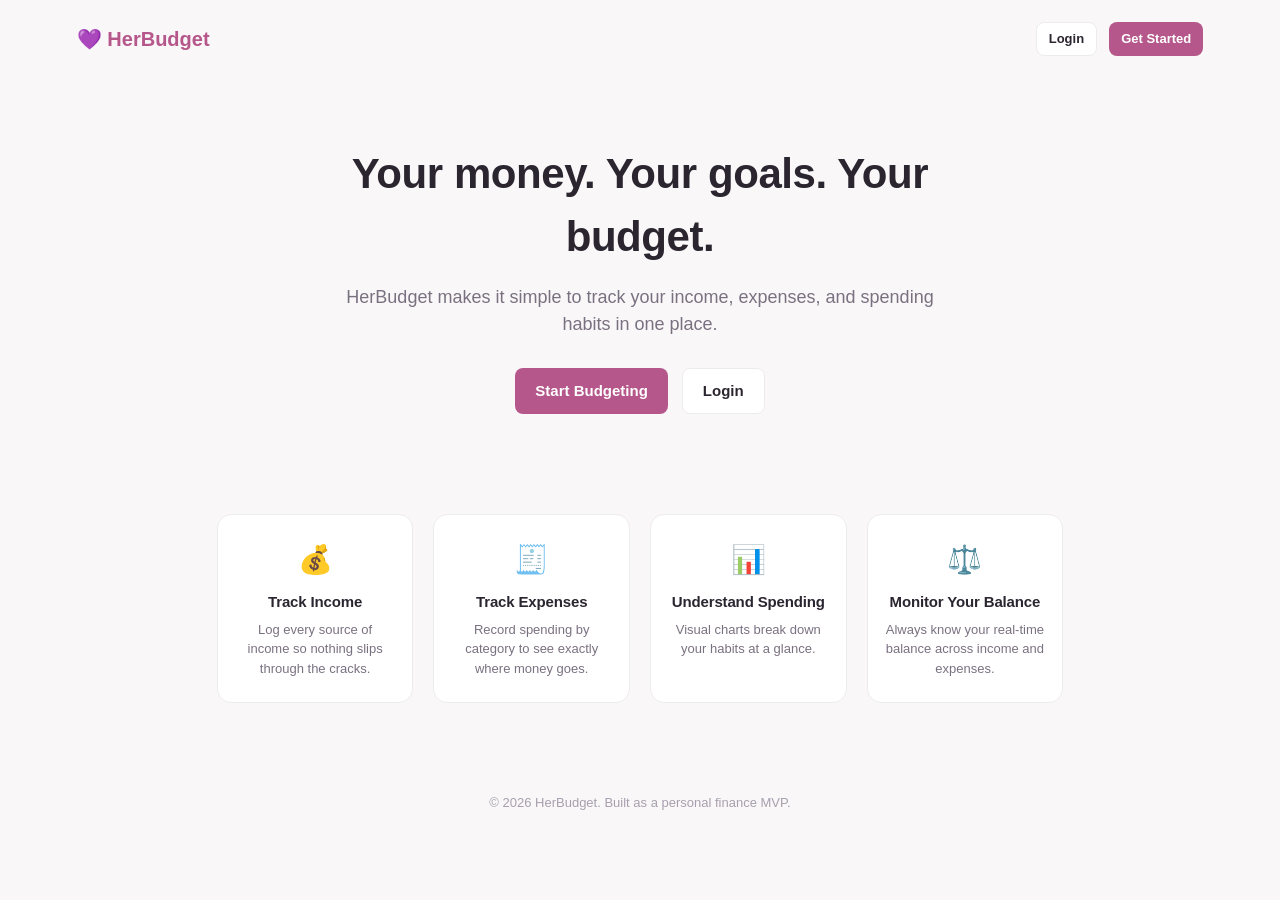
<file: frontend/index.html>
<!DOCTYPE html>
<html lang="en">
<head>
  <meta charset="UTF-8" />
  <meta name="viewport" content="width=device-width, initial-scale=1.0" />
  <title>HerBudget — Take control of your money</title>
  <link rel="stylesheet" href="css/style.css" />
  <link rel="stylesheet" href="css/auth.css" />
</head>
<body>
  <header class="landing-nav">
    <div class="brand">💜 HerBudget</div>
    <nav class="nav-actions">
      <a href="login.html" class="btn btn-secondary btn-sm">Login</a>
      <a href="register.html" class="btn btn-primary btn-sm">Get Started</a>
    </nav>
  </header>

  <main>
    <section class="hero">
      <h1>Your money. Your goals. Your budget.</h1>
      <p>
        HerBudget makes it simple to track your income, expenses, and
        spending habits in one place.
      </p>
      <div class="hero-actions">
        <a href="register.html" class="btn btn-primary">Start Budgeting</a>
        <a href="login.html" class="btn btn-secondary">Login</a>
      </div>
    </section>

    <section class="features">
      <div class="feature-card">
        <div class="feature-icon">💰</div>
        <h4>Track Income</h4>
        <p>Log every source of income so nothing slips through the cracks.</p>
      </div>
      <div class="feature-card">
        <div class="feature-icon">🧾</div>
        <h4>Track Expenses</h4>
        <p>Record spending by category to see exactly where money goes.</p>
      </div>
      <div class="feature-card">
        <div class="feature-icon">📊</div>
        <h4>Understand Spending</h4>
        <p>Visual charts break down your habits at a glance.</p>
      </div>
      <div class="feature-card">
        <div class="feature-icon">⚖️</div>
        <h4>Monitor Your Balance</h4>
        <p>Always know your real-time balance across income and expenses.</p>
      </div>
    </section>
  </main>

  <footer class="landing-footer">
    &copy; 2026 HerBudget. Built as a personal finance MVP.
  </footer>

  <script src="js/api.js"></script>
  <script>
    redirectIfLoggedIn();
  </script>
</body>
</html>
</file>
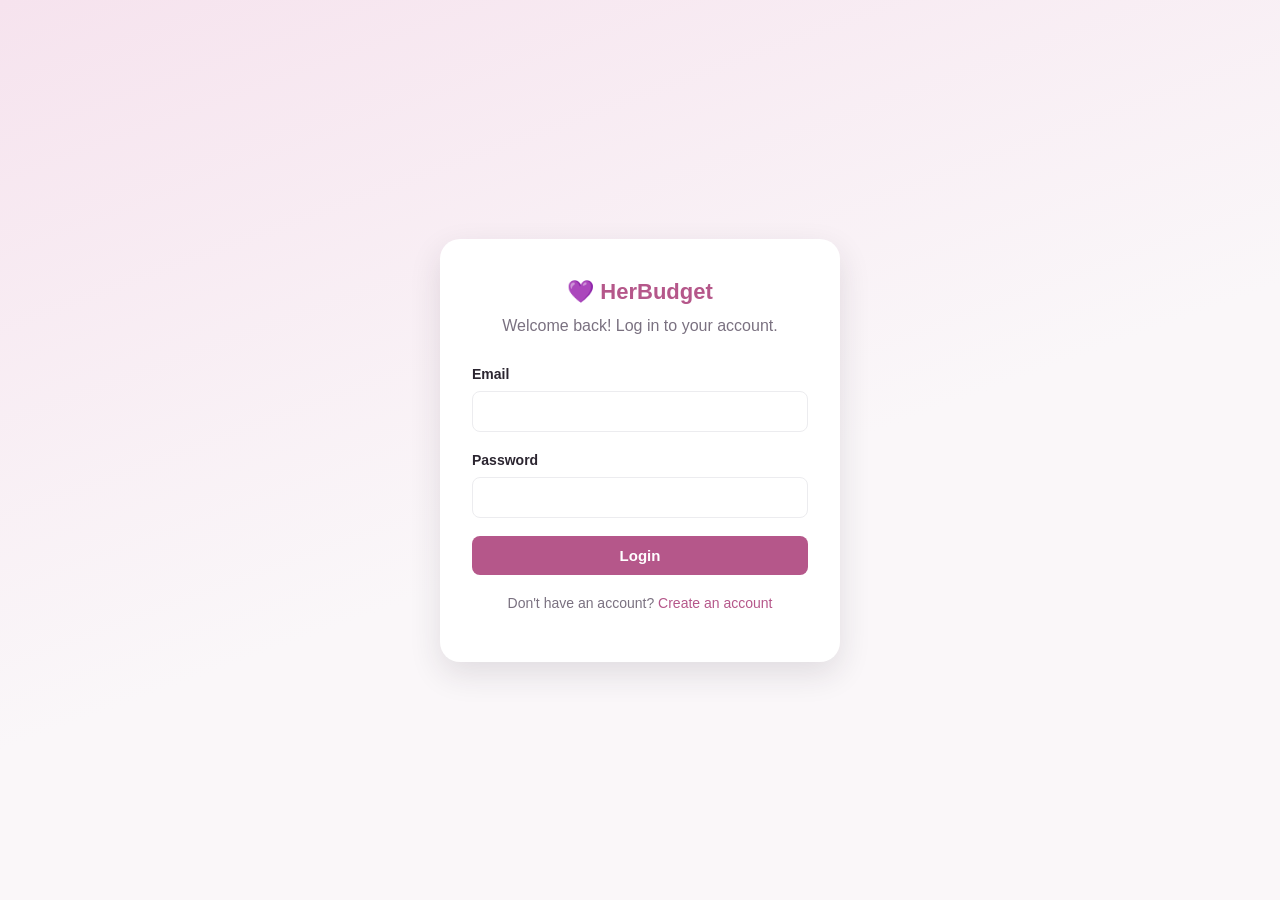
<file: frontend/categories.html>
<!DOCTYPE html>
<html lang="en">
<head>
  <meta charset="UTF-8" />
  <meta name="viewport" content="width=device-width, initial-scale=1.0" />
  <title>Categories — HerBudget</title>
  <link rel="stylesheet" href="css/style.css" />
</head>
<body>
  <div class="app-shell">
    <header class="app-header">
      <div class="flex items-center gap-8">
        <button class="hamburger" id="hamburger-btn" aria-label="Toggle navigation">&#9776;</button>
        <div class="brand">💜 HerBudget</div>
      </div>
      <div class="header-right">
        <span class="header-user" id="header-user-name"></span>
        <button class="btn btn-secondary btn-sm" id="logout-btn">Logout</button>
      </div>
    </header>

    <div class="app-body">
      <aside class="sidebar">
        <nav>
          <a href="dashboard.html">🏠 Dashboard</a>
          <a href="transactions.html">💳 Transactions</a>
          <a href="categories.html">🏷️ Categories</a>
          <a href="settings.html">⚙️ Settings</a>
        </nav>
      </aside>

      <main class="main-content">
        <div class="toolbar">
          <div>
            <h1>Categories</h1>
            <p class="mb-0">Organize your income and expenses.</p>
          </div>
          <button class="btn btn-primary" id="add-category-btn">+ Add Category</button>
        </div>

        <div class="card">
          <div id="categories-table-wrap">
            <div class="loading-text"><span class="spinner spinner-dark"></span> Loading categories...</div>
          </div>
        </div>
      </main>
    </div>
  </div>

  <!-- Add / Edit Category Modal -->
  <div class="modal-overlay" id="category-modal-overlay">
    <div class="modal">
      <div class="modal-header">
        <h3 class="mt-0 mb-0" id="category-modal-title">Add Category</h3>
        <button class="modal-close" id="close-category-modal">&times;</button>
      </div>

      <form id="category-form" novalidate>
        <input type="hidden" id="category-id" />

        <div class="field" id="field-category-name">
          <label for="category-name">Category Name</label>
          <input type="text" id="category-name" maxlength="80" required />
          <div class="field-error">Please enter a category name.</div>
        </div>

        <div class="field">
          <label>Type</label>
          <div class="type-toggle" id="category-type-toggle">
            <button type="button" data-type="income">Income</button>
            <button type="button" data-type="expense" class="active">Expense</button>
          </div>
        </div>

        <div class="modal-actions">
          <button type="button" class="btn btn-secondary" id="cancel-category-btn">Cancel</button>
          <button type="submit" class="btn btn-primary" id="save-category-btn">Save</button>
        </div>
      </form>
    </div>
  </div>

  <script src="js/api.js"></script>
  <script src="js/ui.js"></script>
  <script src="js/categories.js"></script>
</body>
</html>
</file>
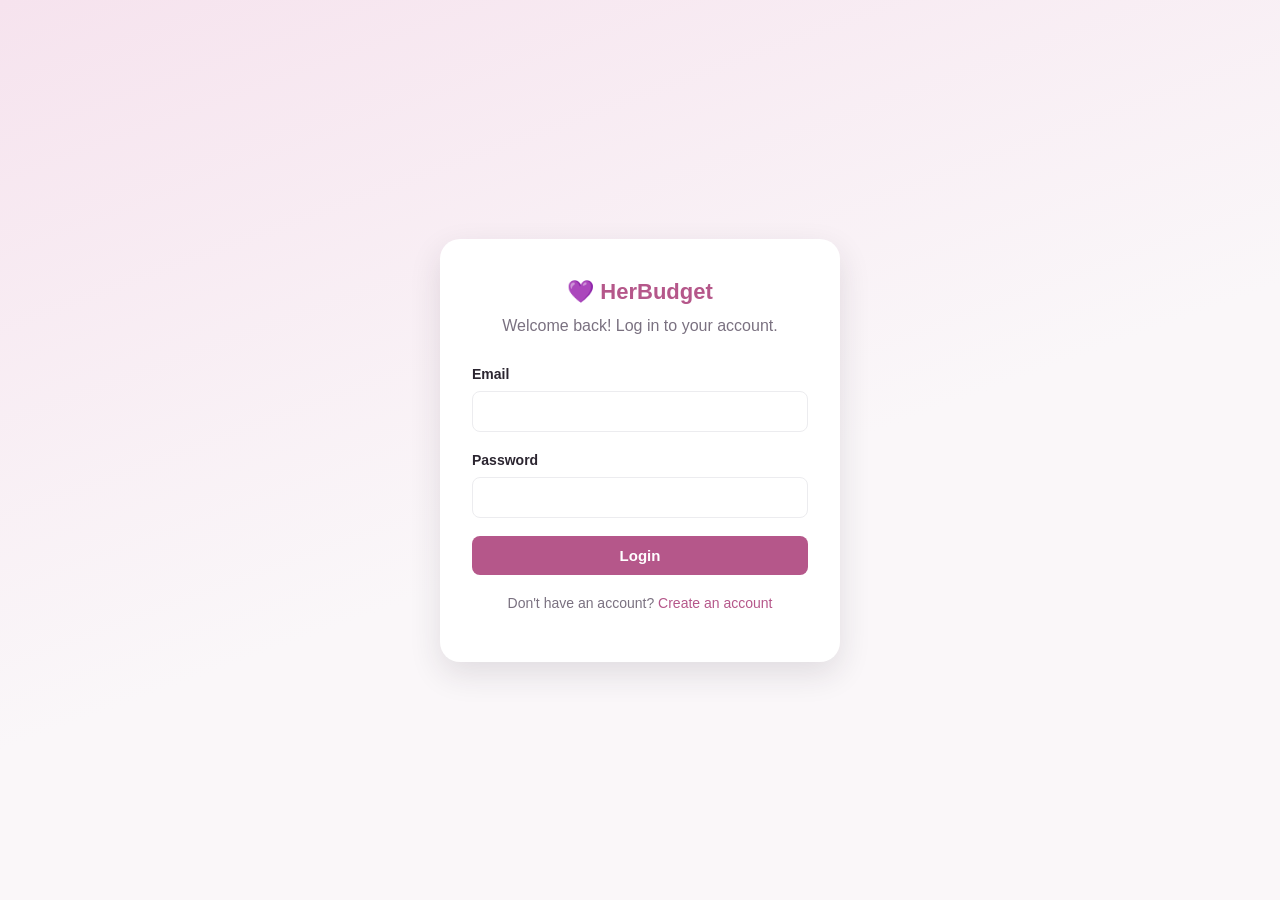
<file: frontend/login.html>
<!DOCTYPE html>
<html lang="en">
<head>
  <meta charset="UTF-8" />
  <meta name="viewport" content="width=device-width, initial-scale=1.0" />
  <title>Login — HerBudget</title>
  <link rel="stylesheet" href="css/style.css" />
  <link rel="stylesheet" href="css/auth.css" />
</head>
<body>
  <div class="auth-page">
    <div class="auth-card">
      <div class="auth-brand">💜 HerBudget</div>
      <p class="auth-subtitle">Welcome back! Log in to your account.</p>

      <form id="login-form" novalidate>
        <div class="field" id="field-email">
          <label for="email">Email</label>
          <input type="email" id="email" name="email" autocomplete="email" required />
          <div class="field-error">Please enter a valid email address.</div>
        </div>

        <div class="field" id="field-password">
          <label for="password">Password</label>
          <input type="password" id="password" name="password" autocomplete="current-password" required />
          <div class="field-error">Please enter your password.</div>
        </div>

        <button type="submit" class="btn btn-primary btn-block" id="submit-btn">
          Login
        </button>
      </form>

      <p class="auth-footer text-muted">
        Don't have an account? <a href="register.html">Create an account</a>
      </p>
    </div>
  </div>

  <script src="js/api.js"></script>
  <script src="js/ui.js"></script>
  <script src="js/auth.js"></script>
</body>
</html>
</file>
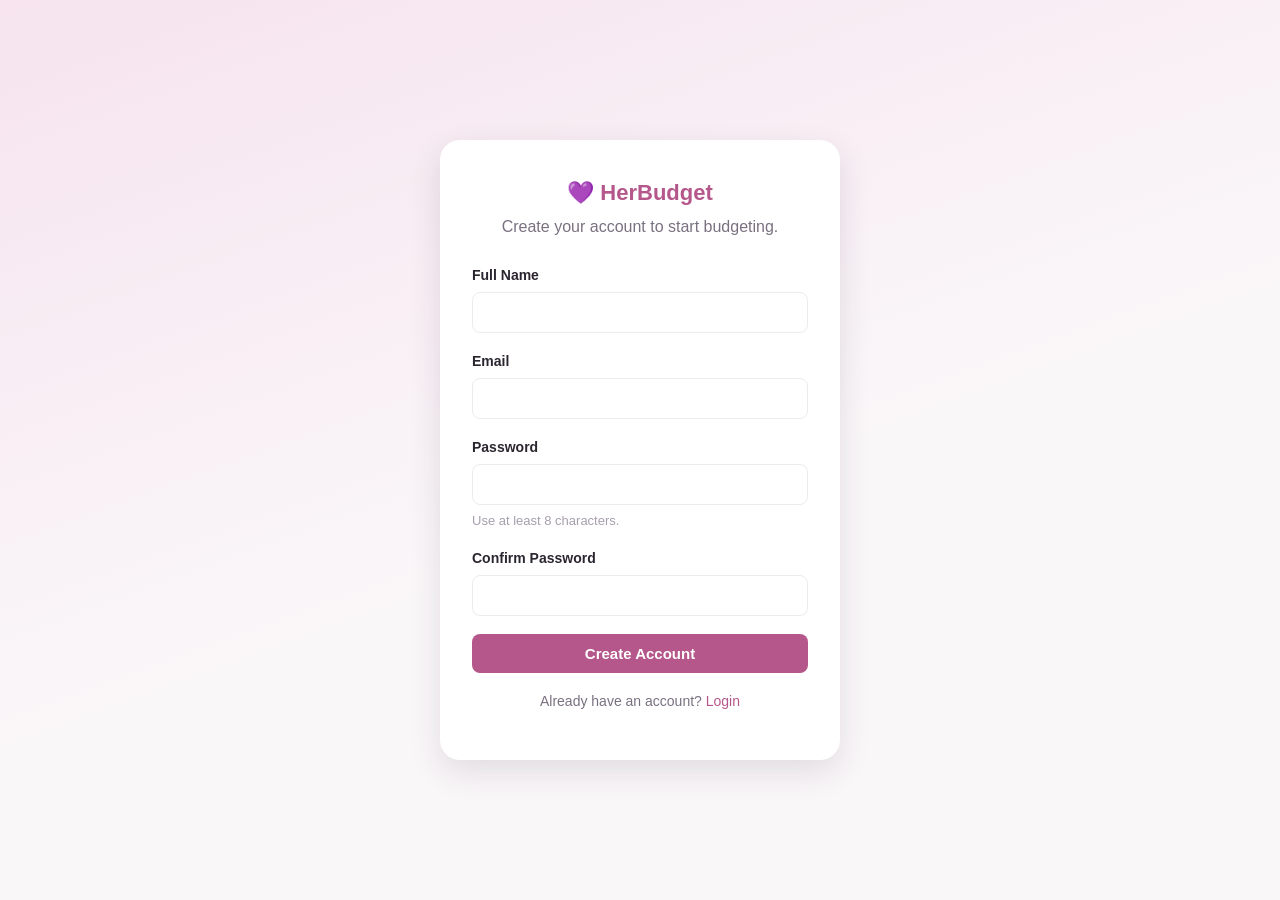
<file: frontend/register.html>
<!DOCTYPE html>
<html lang="en">
<head>
  <meta charset="UTF-8" />
  <meta name="viewport" content="width=device-width, initial-scale=1.0" />
  <title>Create an account — HerBudget</title>
  <link rel="stylesheet" href="css/style.css" />
  <link rel="stylesheet" href="css/auth.css" />
</head>
<body>
  <div class="auth-page">
    <div class="auth-card">
      <div class="auth-brand">💜 HerBudget</div>
      <p class="auth-subtitle">Create your account to start budgeting.</p>

      <form id="register-form" novalidate>
        <div class="field" id="field-name">
          <label for="name">Full Name</label>
          <input type="text" id="name" name="name" autocomplete="name" required />
          <div class="field-error">Please enter your name.</div>
        </div>

        <div class="field" id="field-email">
          <label for="email">Email</label>
          <input type="email" id="email" name="email" autocomplete="email" required />
          <div class="field-error">Please enter a valid email address.</div>
        </div>

        <div class="field" id="field-password">
          <label for="password">Password</label>
          <input type="password" id="password" name="password" autocomplete="new-password" required />
          <div class="field-error">Password must be at least 8 characters.</div>
          <div class="field-hint">Use at least 8 characters.</div>
        </div>

        <div class="field" id="field-confirm-password">
          <label for="confirm-password">Confirm Password</label>
          <input type="password" id="confirm-password" name="confirm-password" autocomplete="new-password" required />
          <div class="field-error">Passwords do not match.</div>
        </div>

        <button type="submit" class="btn btn-primary btn-block" id="submit-btn">
          Create Account
        </button>
      </form>

      <p class="auth-footer text-muted">
        Already have an account? <a href="login.html">Login</a>
      </p>
    </div>
  </div>

  <script src="js/api.js"></script>
  <script src="js/ui.js"></script>
  <script src="js/auth.js"></script>
</body>
</html>
</file>
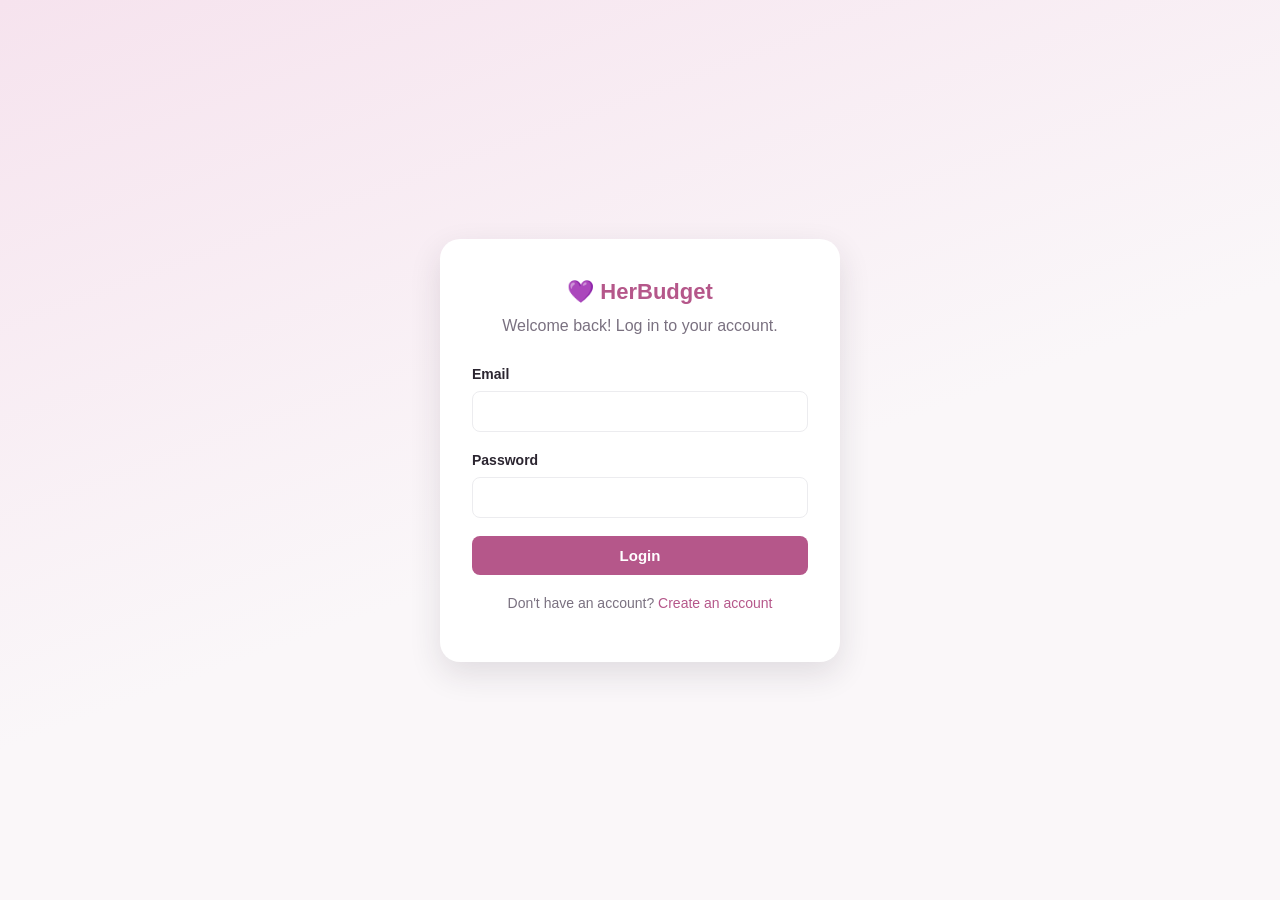
<file: frontend/settings.html>
<!DOCTYPE html>
<html lang="en">
<head>
  <meta charset="UTF-8" />
  <meta name="viewport" content="width=device-width, initial-scale=1.0" />
  <title>Settings — HerBudget</title>
  <link rel="stylesheet" href="css/style.css" />
</head>
<body>
  <div class="app-shell">
    <header class="app-header">
      <div class="flex items-center gap-8">
        <button class="hamburger" id="hamburger-btn" aria-label="Toggle navigation">&#9776;</button>
        <div class="brand">💜 HerBudget</div>
      </div>
      <div class="header-right">
        <span class="header-user" id="header-user-name"></span>
        <button class="btn btn-secondary btn-sm" id="logout-btn">Logout</button>
      </div>
    </header>

    <div class="app-body">
      <aside class="sidebar">
        <nav>
          <a href="dashboard.html">🏠 Dashboard</a>
          <a href="transactions.html">💳 Transactions</a>
          <a href="categories.html">🏷️ Categories</a>
          <a href="settings.html">⚙️ Settings</a>
        </nav>
      </aside>

      <main class="main-content" style="max-width: 560px;">
        <h1>Settings</h1>
        <p>Manage your profile.</p>

        <div class="card" style="margin-bottom: 20px;">
          <h3 style="margin-top:0;">Profile</h3>
          <form id="profile-form" novalidate>
            <div class="field">
              <label for="profile-name">Name</label>
              <input type="text" id="profile-name" required />
            </div>
            <div class="field">
              <label for="profile-email">Email</label>
              <input type="email" id="profile-email" disabled />
              <div class="field-hint">Email cannot be changed in this MVP.</div>
            </div>
            <button type="submit" class="btn btn-primary" id="save-profile-btn">Save Changes</button>
          </form>
        </div>

        <div class="card">
          <h3 style="margin-top:0;">Change Password</h3>
          <form id="password-form" novalidate>
            <div class="field" id="field-current-password">
              <label for="current-password">Current Password</label>
              <input type="password" id="current-password" required />
              <div class="field-error">Please enter your current password.</div>
            </div>
            <div class="field" id="field-new-password">
              <label for="new-password">New Password</label>
              <input type="password" id="new-password" required />
              <div class="field-error">New password must be at least 8 characters.</div>
            </div>
            <button type="submit" class="btn btn-primary" id="save-password-btn">Update Password</button>
          </form>
        </div>
      </main>
    </div>
  </div>

  <script src="js/api.js"></script>
  <script src="js/ui.js"></script>
  <script src="js/settings.js"></script>
</body>
</html>
</file>
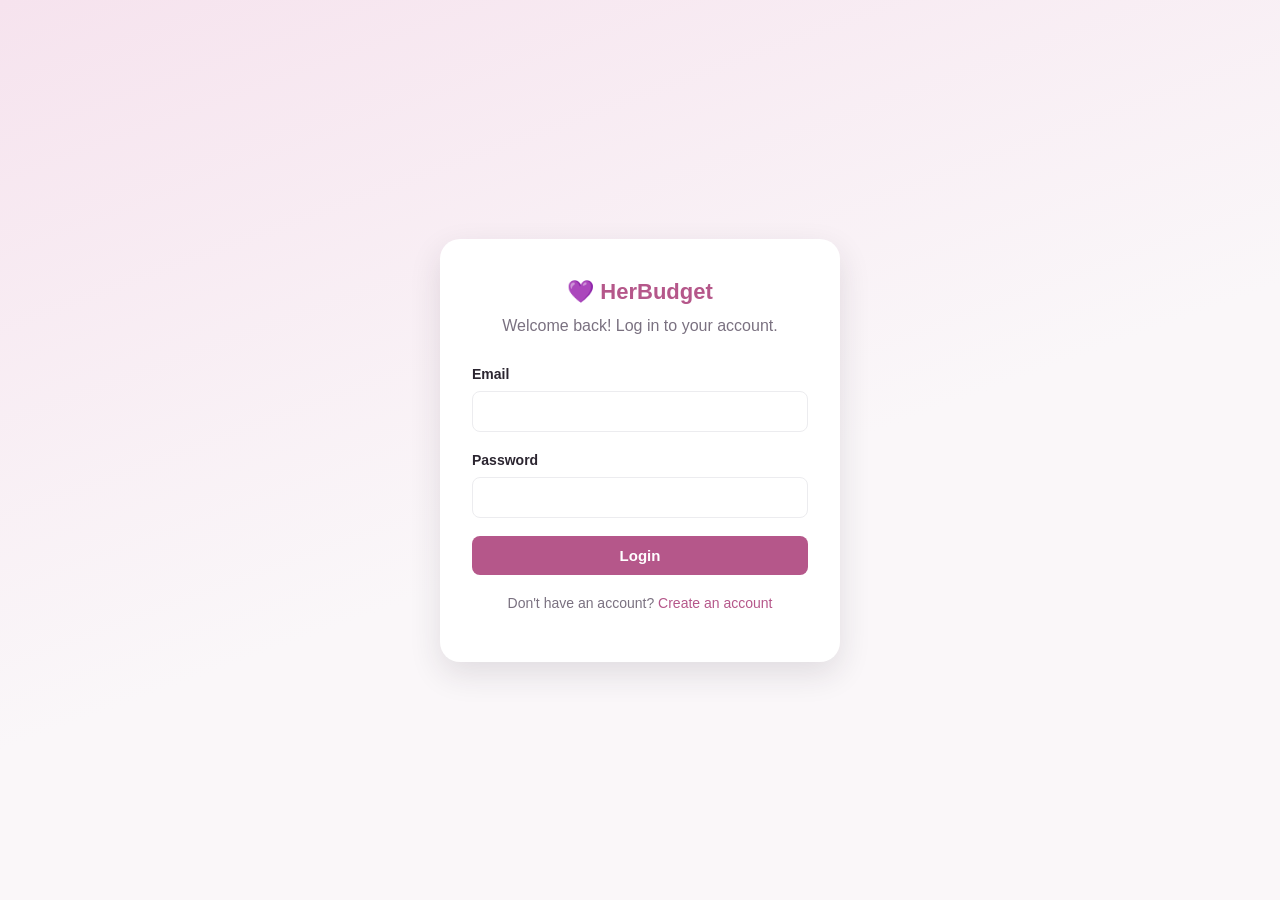
<file: frontend/transactions.html>
<!DOCTYPE html>
<html lang="en">
<head>
  <meta charset="UTF-8" />
  <meta name="viewport" content="width=device-width, initial-scale=1.0" />
  <title>Transactions — HerBudget</title>
  <link rel="stylesheet" href="css/style.css" />
</head>
<body>
  <div class="app-shell">
    <header class="app-header">
      <div class="flex items-center gap-8">
        <button class="hamburger" id="hamburger-btn" aria-label="Toggle navigation">&#9776;</button>
        <div class="brand">💜 HerBudget</div>
      </div>
      <div class="header-right">
        <span class="header-user" id="header-user-name"></span>
        <button class="btn btn-secondary btn-sm" id="logout-btn">Logout</button>
      </div>
    </header>

    <div class="app-body">
      <aside class="sidebar">
        <nav>
          <a href="dashboard.html">🏠 Dashboard</a>
          <a href="transactions.html">💳 Transactions</a>
          <a href="categories.html">🏷️ Categories</a>
          <a href="settings.html">⚙️ Settings</a>
        </nav>
      </aside>

      <main class="main-content">
        <div class="toolbar">
          <div>
            <h1>Transactions</h1>
            <p class="mb-0">Manage your income and expenses.</p>
          </div>
          <button class="btn btn-primary" id="add-transaction-btn">+ Add Transaction</button>
        </div>

        <div class="filters-bar">
          <div class="field">
            <label for="filter-type">Type</label>
            <select id="filter-type">
              <option value="">All</option>
              <option value="income">Income</option>
              <option value="expense">Expense</option>
            </select>
          </div>
          <div class="field">
            <label for="filter-category">Category</label>
            <select id="filter-category">
              <option value="">All categories</option>
            </select>
          </div>
          <div class="field">
            <label for="filter-start-date">From</label>
            <input type="date" id="filter-start-date" />
          </div>
          <div class="field">
            <label for="filter-end-date">To</label>
            <input type="date" id="filter-end-date" />
          </div>
          <div class="field" style="min-width: 200px;">
            <label for="filter-search">Search description</label>
            <input type="text" id="filter-search" placeholder="e.g. groceries" />
          </div>
          <button class="btn btn-secondary" id="clear-filters-btn">Clear Filters</button>
        </div>

        <div class="card">
          <div id="transactions-table-wrap">
            <div class="loading-text"><span class="spinner spinner-dark"></span> Loading transactions...</div>
          </div>

          <div class="toolbar" id="pagination-wrap" style="margin-top: 16px; margin-bottom: 0; display: none;">
            <button class="btn btn-secondary btn-sm" id="prev-page-btn">&larr; Previous</button>
            <span class="text-muted" id="pagination-label"></span>
            <button class="btn btn-secondary btn-sm" id="next-page-btn">Next &rarr;</button>
          </div>
        </div>
      </main>
    </div>
  </div>

  <!-- Add / Edit Transaction Modal -->
  <div class="modal-overlay" id="transaction-modal-overlay">
    <div class="modal">
      <div class="modal-header">
        <h3 class="mt-0 mb-0" id="transaction-modal-title">Add Transaction</h3>
        <button class="modal-close" id="close-transaction-modal">&times;</button>
      </div>

      <form id="transaction-form" novalidate>
        <input type="hidden" id="transaction-id" />

        <div class="field">
          <label>Transaction Type</label>
          <div class="type-toggle" id="type-toggle">
            <button type="button" data-type="income">Income</button>
            <button type="button" data-type="expense" class="active">Expense</button>
          </div>
        </div>

        <div class="field" id="field-amount">
          <label for="amount">Amount (GH₵)</label>
          <input type="number" id="amount" step="0.01" min="0.01" required />
          <div class="field-error">Amount must be greater than 0.</div>
        </div>

        <div class="field" id="field-category">
          <label for="category">Category</label>
          <select id="category" required></select>
          <div class="field-error">Please choose a category.</div>
        </div>

        <div class="field">
          <label for="description">Description</label>
          <input type="text" id="description" placeholder="e.g. Groceries" maxlength="500" />
        </div>

        <div class="field" id="field-date">
          <label for="transaction-date">Date</label>
          <input type="date" id="transaction-date" required />
          <div class="field-error">Please select a date.</div>
        </div>

        <div class="modal-actions">
          <button type="button" class="btn btn-secondary" id="cancel-transaction-btn">Cancel</button>
          <button type="submit" class="btn btn-primary" id="save-transaction-btn">Save</button>
        </div>
      </form>
    </div>
  </div>

  <script src="js/api.js"></script>
  <script src="js/ui.js"></script>
  <script src="js/transactions.js"></script>
</body>
</html>
</file>
<file: frontend/css/style.css>
/* ==========================================================================
   HerBudget — Shared design system
   Clean, minimal, friendly, feminine-but-professional finance app styling.
   ========================================================================== */

:root {
  --color-primary: #b5578a;
  --color-primary-dark: #963d6d;
  --color-primary-light: #f6e3ee;
  --color-accent: #7c6fd6;

  --color-income: #2f9e6e;
  --color-income-bg: #e6f6ef;
  --color-expense: #d1495b;
  --color-expense-bg: #fbe9ea;

  --color-bg: #faf7f9;
  --color-surface: #ffffff;
  --color-border: #ececef;

  --color-text: #2b2530;
  --color-text-muted: #7a7180;
  --color-text-faint: #a79fad;

  --radius-sm: 8px;
  --radius-md: 14px;
  --radius-lg: 20px;

  --shadow-sm: 0 1px 3px rgba(43, 37, 48, 0.06);
  --shadow-md: 0 4px 16px rgba(43, 37, 48, 0.08);
  --shadow-lg: 0 12px 32px rgba(43, 37, 48, 0.12);

  --sidebar-width: 240px;
  --header-height: 64px;

  --font-family: "Segoe UI", -apple-system, BlinkMacSystemFont, Roboto, sans-serif;
}

* {
  box-sizing: border-box;
}

html, body {
  margin: 0;
  padding: 0;
}

body {
  font-family: var(--font-family);
  background: var(--color-bg);
  color: var(--color-text);
  line-height: 1.5;
  -webkit-font-smoothing: antialiased;
}

h1, h2, h3, h4 {
  margin: 0 0 8px 0;
  font-weight: 700;
  letter-spacing: -0.01em;
}

p {
  margin: 0 0 12px 0;
  color: var(--color-text-muted);
}

a {
  color: var(--color-primary);
  text-decoration: none;
}
a:hover {
  text-decoration: underline;
}

button, input, select, textarea {
  font-family: inherit;
  font-size: 15px;
}

/* ---------- Buttons ---------- */
.btn {
  display: inline-flex;
  align-items: center;
  justify-content: center;
  gap: 8px;
  padding: 11px 20px;
  border-radius: var(--radius-sm);
  border: none;
  font-weight: 600;
  font-size: 15px;
  cursor: pointer;
  transition: transform 0.06s ease, box-shadow 0.15s ease, background 0.15s ease;
}
.btn:active {
  transform: translateY(1px);
}
.btn:disabled {
  opacity: 0.6;
  cursor: not-allowed;
}
.btn-primary {
  background: var(--color-primary);
  color: #fff;
}
.btn-primary:hover:not(:disabled) {
  background: var(--color-primary-dark);
}
.btn-secondary {
  background: var(--color-surface);
  color: var(--color-text);
  border: 1px solid var(--color-border);
}
.btn-secondary:hover:not(:disabled) {
  background: #f4f2f4;
}
.btn-danger {
  background: var(--color-expense-bg);
  color: var(--color-expense);
}
.btn-danger:hover:not(:disabled) {
  background: #f6d2d6;
}
.btn-block {
  width: 100%;
}
.btn-sm {
  padding: 6px 12px;
  font-size: 13px;
}

/* ---------- Forms ---------- */
.field {
  margin-bottom: 18px;
}
.field label {
  display: block;
  font-size: 14px;
  font-weight: 600;
  margin-bottom: 6px;
  color: var(--color-text);
}
.field input,
.field select,
.field textarea {
  width: 100%;
  padding: 11px 14px;
  border: 1px solid var(--color-border);
  border-radius: var(--radius-sm);
  background: var(--color-surface);
  color: var(--color-text);
  outline: none;
  transition: border-color 0.15s ease, box-shadow 0.15s ease;
}
.field input:focus,
.field select:focus,
.field textarea:focus {
  border-color: var(--color-primary);
  box-shadow: 0 0 0 3px var(--color-primary-light);
}
.field-error {
  color: var(--color-expense);
  font-size: 13px;
  margin-top: 6px;
  display: none;
}
.field.has-error input,
.field.has-error select {
  border-color: var(--color-expense);
}
.field.has-error .field-error {
  display: block;
}
.field-hint {
  font-size: 13px;
  color: var(--color-text-faint);
  margin-top: 6px;
}

/* ---------- Cards ---------- */
.card {
  background: var(--color-surface);
  border-radius: var(--radius-md);
  box-shadow: var(--shadow-sm);
  border: 1px solid var(--color-border);
  padding: 24px;
}

/* ---------- Toasts ---------- */
#toast-container {
  position: fixed;
  top: 20px;
  right: 20px;
  z-index: 9999;
  display: flex;
  flex-direction: column;
  gap: 10px;
}
.toast {
  min-width: 260px;
  max-width: 360px;
  padding: 14px 18px;
  border-radius: var(--radius-sm);
  box-shadow: var(--shadow-lg);
  font-size: 14px;
  font-weight: 500;
  color: #fff;
  animation: toast-in 0.2s ease;
  display: flex;
  align-items: center;
  gap: 10px;
}
.toast-success { background: var(--color-income); }
.toast-error { background: var(--color-expense); }
.toast-info { background: var(--color-accent); }

@keyframes toast-in {
  from { opacity: 0; transform: translateX(30px); }
  to { opacity: 1; transform: translateX(0); }
}

/* ---------- Loading ---------- */
.spinner {
  width: 18px;
  height: 18px;
  border: 2px solid rgba(255, 255, 255, 0.4);
  border-top-color: #fff;
  border-radius: 50%;
  animation: spin 0.7s linear infinite;
  display: inline-block;
}
.spinner-dark {
  border: 2px solid var(--color-border);
  border-top-color: var(--color-primary);
}
@keyframes spin {
  to { transform: rotate(360deg); }
}
.loading-text {
  color: var(--color-text-muted);
  font-size: 14px;
  display: flex;
  align-items: center;
  gap: 10px;
  padding: 24px 0;
}

/* ---------- Skeleton ---------- */
.skeleton {
  background: linear-gradient(90deg, #f0edf1 25%, #f7f5f7 37%, #f0edf1 63%);
  background-size: 400% 100%;
  animation: skeleton-loading 1.4s ease infinite;
  border-radius: var(--radius-sm);
}
@keyframes skeleton-loading {
  0% { background-position: 100% 50%; }
  100% { background-position: 0 50%; }
}

/* ---------- Empty states ---------- */
.empty-state {
  text-align: center;
  padding: 48px 20px;
  color: var(--color-text-muted);
}
.empty-state .empty-icon {
  font-size: 40px;
  margin-bottom: 12px;
}
.empty-state h3 {
  color: var(--color-text);
  margin-bottom: 6px;
}

/* ---------- App shell (dashboard/transactions/categories/settings) ---------- */
.app-shell {
  min-height: 100vh;
}

.app-header {
  height: var(--header-height);
  background: var(--color-surface);
  border-bottom: 1px solid var(--color-border);
  display: flex;
  align-items: center;
  justify-content: space-between;
  padding: 0 24px;
  position: sticky;
  top: 0;
  z-index: 100;
}
.app-header .brand {
  font-size: 18px;
  font-weight: 800;
  color: var(--color-primary);
  display: flex;
  align-items: center;
  gap: 8px;
}
.app-header .header-right {
  display: flex;
  align-items: center;
  gap: 16px;
}
.header-user {
  font-size: 14px;
  color: var(--color-text-muted);
}
.hamburger {
  display: none;
  background: none;
  border: none;
  font-size: 22px;
  cursor: pointer;
  color: var(--color-text);
}

.app-body {
  display: flex;
}

.sidebar {
  width: var(--sidebar-width);
  min-height: calc(100vh - var(--header-height));
  background: var(--color-surface);
  border-right: 1px solid var(--color-border);
  padding: 20px 12px;
  flex-shrink: 0;
}
.sidebar nav a {
  display: flex;
  align-items: center;
  gap: 10px;
  padding: 11px 14px;
  border-radius: var(--radius-sm);
  color: var(--color-text-muted);
  font-weight: 600;
  font-size: 14px;
  text-decoration: none;
  margin-bottom: 4px;
}
.sidebar nav a:hover {
  background: var(--color-primary-light);
  color: var(--color-primary-dark);
}
.sidebar nav a.active {
  background: var(--color-primary);
  color: #fff;
}

.main-content {
  flex: 1;
  padding: 28px;
  max-width: 1200px;
}

/* ---------- Dashboard cards ---------- */
.stat-grid {
  display: grid;
  grid-template-columns: repeat(3, 1fr);
  gap: 18px;
  margin-bottom: 24px;
}
.stat-card {
  background: var(--color-surface);
  border-radius: var(--radius-md);
  border: 1px solid var(--color-border);
  padding: 22px;
  box-shadow: var(--shadow-sm);
}
.stat-card .stat-label {
  font-size: 13px;
  font-weight: 700;
  color: var(--color-text-muted);
  text-transform: uppercase;
  letter-spacing: 0.04em;
  margin-bottom: 8px;
}
.stat-card .stat-value {
  font-size: 28px;
  font-weight: 800;
}
.stat-card.balance .stat-value { color: var(--color-text); }
.stat-card.income .stat-value { color: var(--color-income); }
.stat-card.expense .stat-value { color: var(--color-expense); }

.chart-grid {
  display: grid;
  grid-template-columns: 1fr 1fr;
  gap: 18px;
  margin-bottom: 24px;
}
.chart-card h3 {
  font-size: 15px;
  margin-bottom: 16px;
}
.chart-card canvas {
  max-height: 260px;
}

/* ---------- Tables ---------- */
.table-wrap {
  overflow-x: auto;
}
table.data-table {
  width: 100%;
  border-collapse: collapse;
  font-size: 14px;
}
table.data-table th {
  text-align: left;
  font-size: 12px;
  text-transform: uppercase;
  letter-spacing: 0.04em;
  color: var(--color-text-faint);
  font-weight: 700;
  padding: 10px 14px;
  border-bottom: 1px solid var(--color-border);
  white-space: nowrap;
}
table.data-table td {
  padding: 14px;
  border-bottom: 1px solid var(--color-border);
  vertical-align: middle;
}
table.data-table tr:last-child td {
  border-bottom: none;
}
.amount-income { color: var(--color-income); font-weight: 700; }
.amount-expense { color: var(--color-expense); font-weight: 700; }

.badge {
  display: inline-flex;
  align-items: center;
  gap: 5px;
  padding: 4px 10px;
  border-radius: 999px;
  font-size: 12px;
  font-weight: 700;
}
.badge-income { background: var(--color-income-bg); color: var(--color-income); }
.badge-expense { background: var(--color-expense-bg); color: var(--color-expense); }

.icon-btn {
  background: none;
  border: none;
  cursor: pointer;
  color: var(--color-text-muted);
  padding: 6px;
  border-radius: 6px;
  font-size: 15px;
}
.icon-btn:hover {
  background: var(--color-primary-light);
  color: var(--color-primary-dark);
}

/* ---------- Toolbar / filters ---------- */
.toolbar {
  display: flex;
  align-items: center;
  justify-content: space-between;
  margin-bottom: 20px;
  gap: 12px;
  flex-wrap: wrap;
}
.filters-bar {
  display: flex;
  gap: 10px;
  flex-wrap: wrap;
  align-items: end;
  margin-bottom: 20px;
  background: var(--color-surface);
  border: 1px solid var(--color-border);
  border-radius: var(--radius-md);
  padding: 16px;
}
.filters-bar .field {
  margin-bottom: 0;
  min-width: 150px;
}
.filters-bar label {
  font-size: 12px;
}

/* ---------- Modal ---------- */
.modal-overlay {
  position: fixed;
  inset: 0;
  background: rgba(43, 37, 48, 0.45);
  display: none;
  align-items: center;
  justify-content: center;
  z-index: 1000;
  padding: 20px;
}
.modal-overlay.open {
  display: flex;
}
.modal {
  background: var(--color-surface);
  border-radius: var(--radius-lg);
  padding: 28px;
  width: 100%;
  max-width: 440px;
  max-height: 90vh;
  overflow-y: auto;
  box-shadow: var(--shadow-lg);
}
.modal-header {
  display: flex;
  align-items: center;
  justify-content: space-between;
  margin-bottom: 20px;
}
.modal-close {
  background: none;
  border: none;
  font-size: 20px;
  cursor: pointer;
  color: var(--color-text-muted);
}
.modal-actions {
  display: flex;
  gap: 10px;
  justify-content: flex-end;
  margin-top: 22px;
}

.type-toggle {
  display: flex;
  gap: 8px;
}
.type-toggle button {
  flex: 1;
  padding: 10px;
  border-radius: var(--radius-sm);
  border: 1px solid var(--color-border);
  background: var(--color-surface);
  font-weight: 700;
  cursor: pointer;
  color: var(--color-text-muted);
}
.type-toggle button.active[data-type="income"] {
  background: var(--color-income-bg);
  color: var(--color-income);
  border-color: var(--color-income);
}
.type-toggle button.active[data-type="expense"] {
  background: var(--color-expense-bg);
  color: var(--color-expense);
  border-color: var(--color-expense);
}

/* ---------- Utility ---------- */
.text-muted { color: var(--color-text-muted); }
.mt-0 { margin-top: 0; }
.mb-0 { margin-bottom: 0; }
.flex { display: flex; }
.gap-8 { gap: 8px; }
.items-center { align-items: center; }

/* ==========================================================================
   Responsive
   ========================================================================== */
@media (max-width: 1024px) {
  .stat-grid { grid-template-columns: repeat(3, 1fr); }
  .chart-grid { grid-template-columns: 1fr; }
}

@media (max-width: 768px) {
  .stat-grid { grid-template-columns: 1fr; }
  .sidebar {
    position: fixed;
    left: -260px;
    top: var(--header-height);
    height: calc(100vh - var(--header-height));
    z-index: 200;
    transition: left 0.2s ease;
    box-shadow: var(--shadow-lg);
  }
  .sidebar.open {
    left: 0;
  }
  .hamburger {
    display: block;
  }
  .main-content {
    padding: 18px;
  }
  .header-user {
    display: none;
  }
  table.data-table thead {
    display: none;
  }
  table.data-table, table.data-table tbody, table.data-table tr, table.data-table td {
    display: block;
    width: 100%;
  }
  table.data-table tr {
    border-bottom: 1px solid var(--color-border);
    padding: 12px 4px;
  }
  table.data-table td {
    border: none;
    padding: 4px 10px;
    display: flex;
    justify-content: space-between;
  }
  table.data-table td::before {
    content: attr(data-label);
    font-weight: 700;
    color: var(--color-text-faint);
    font-size: 12px;
    text-transform: uppercase;
  }
}

@media (max-width: 480px) {
  .filters-bar .field { min-width: 100%; }
}
</file>
<file: frontend/css/auth.css>
/* Landing, login, register page styles */

.auth-page {
  min-height: 100vh;
  display: flex;
  align-items: center;
  justify-content: center;
  background: linear-gradient(160deg, var(--color-primary-light) 0%, var(--color-bg) 55%);
  padding: 24px;
}

.auth-card {
  width: 100%;
  max-width: 400px;
  background: var(--color-surface);
  border-radius: var(--radius-lg);
  box-shadow: var(--shadow-lg);
  padding: 36px 32px;
}

.auth-brand {
  display: flex;
  align-items: center;
  gap: 8px;
  justify-content: center;
  font-size: 22px;
  font-weight: 800;
  color: var(--color-primary);
  margin-bottom: 6px;
}

.auth-subtitle {
  text-align: center;
  margin-bottom: 26px;
}

.auth-footer {
  text-align: center;
  margin-top: 18px;
  font-size: 14px;
}

/* ---------- Landing page ---------- */
.landing-nav {
  display: flex;
  align-items: center;
  justify-content: space-between;
  padding: 22px 6%;
}
.landing-nav .brand {
  font-size: 20px;
  font-weight: 800;
  color: var(--color-primary);
}
.landing-nav .nav-actions {
  display: flex;
  gap: 12px;
}

.hero {
  text-align: center;
  padding: 64px 6% 40px;
  max-width: 760px;
  margin: 0 auto;
}
.hero h1 {
  font-size: 42px;
  margin-bottom: 16px;
}
.hero p {
  font-size: 18px;
  margin-bottom: 30px;
}
.hero-actions {
  display: flex;
  gap: 14px;
  justify-content: center;
  flex-wrap: wrap;
}

.features {
  display: grid;
  grid-template-columns: repeat(4, 1fr);
  gap: 20px;
  max-width: 1000px;
  margin: 60px auto;
  padding: 0 6%;
}
.feature-card {
  background: var(--color-surface);
  border: 1px solid var(--color-border);
  border-radius: var(--radius-md);
  padding: 24px 18px;
  text-align: center;
}
.feature-card .feature-icon {
  font-size: 28px;
  margin-bottom: 10px;
}
.feature-card h4 {
  font-size: 15px;
  margin-bottom: 6px;
}
.feature-card p {
  font-size: 13px;
  margin: 0;
}

.landing-footer {
  text-align: center;
  padding: 30px;
  color: var(--color-text-faint);
  font-size: 13px;
}

@media (max-width: 768px) {
  .hero h1 { font-size: 30px; }
  .features { grid-template-columns: 1fr 1fr; }
}
@media (max-width: 480px) {
  .features { grid-template-columns: 1fr; }
}
</file>
